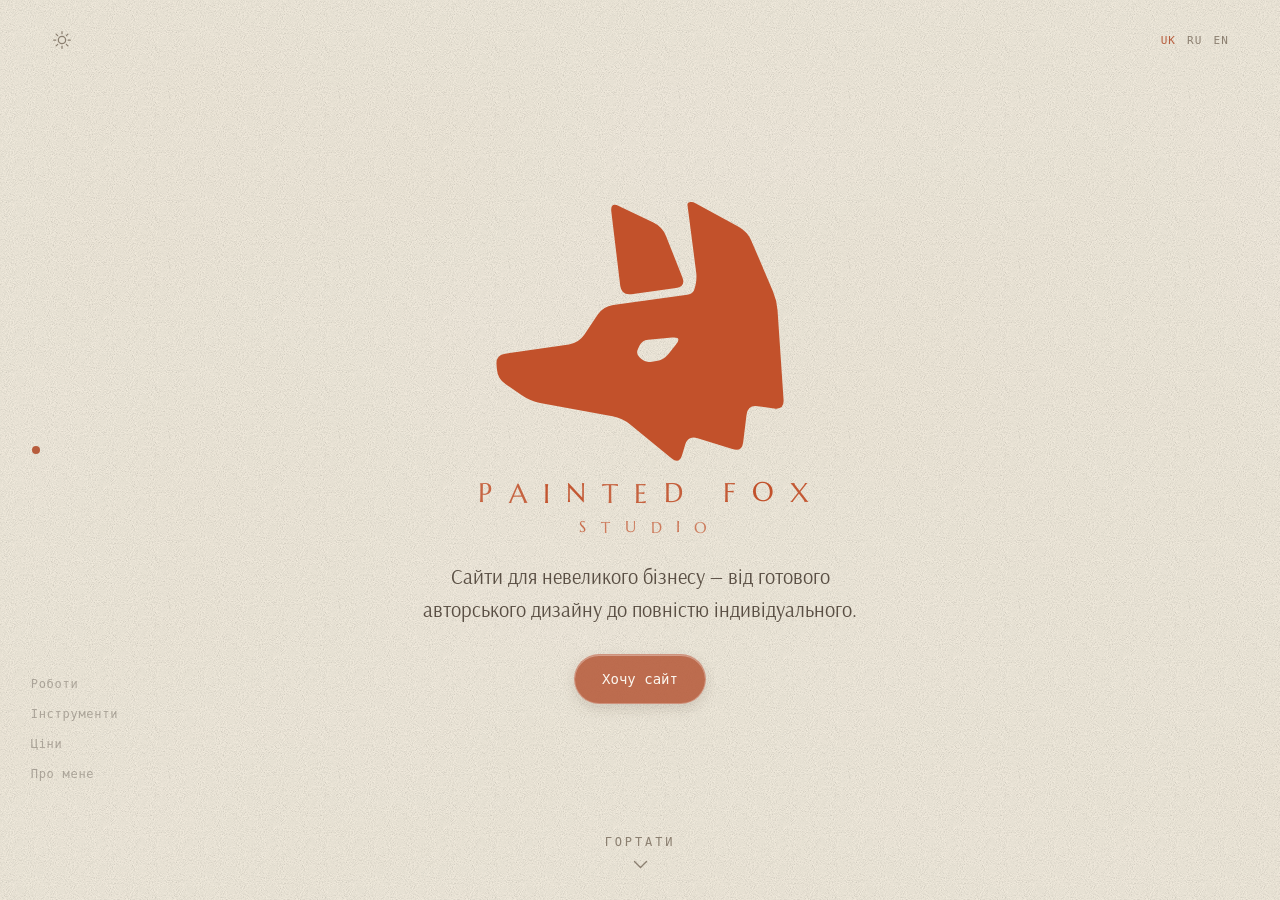
<file: index.html>
<!DOCTYPE html>
<html lang="uk" data-theme="light">
<head>
<script>
/* Text that will be animated is hidden until the scripts have split it, so it
   does not flash before the first frame. If they never arrive — opened over
   file://, a blocked module, a stale cache — the page must not stay empty:
   the mark is dropped again and everything shows as plain text.

   The theme is read here too. Applied later by a module, the first frame is
   painted in the light one, and moving between pages flashes white. */
document.documentElement.classList.add('js');
try {
  var saved = JSON.parse(localStorage.getItem('pfs.prefs') || '{}');
  if (saved.theme) document.documentElement.dataset.theme = saved.theme;
} catch (e) { /* storage unavailable: the markup's own theme stands */ }
setTimeout(function () {
  if (!document.documentElement.dataset.booted) {
    document.documentElement.classList.remove('js');
  }
}, 1500);
</script>
<meta charset="utf-8">
<meta name="viewport" content="width=device-width, initial-scale=1, viewport-fit=cover">
<title>Painted Fox Studio — сайти для невеликого бізнесу</title>
<meta name="description" content="Студія вебдизайну й розробки: сайти ручної роботи для невеликого бізнесу — від готового авторського дизайну до індивідуальної сцени. Південна Флорида.">

<link rel="canonical" href="https://paintedfox.studio/">
<link rel="icon" href="assets/logo/favicon.svg" type="image/svg+xml">

<link rel="preconnect" href="https://fonts.googleapis.com">
<link rel="preconnect" href="https://fonts.gstatic.com" crossorigin>
<link href="https://fonts.googleapis.com/css2?family=Arsenal:wght@400;700&family=Caveat:wght@400;600&family=Marcellus&family=PT+Mono&display=swap" rel="stylesheet">

<link rel="stylesheet" href="css/tokens.css">
<link rel="stylesheet" href="css/base.css">
<link rel="stylesheet" href="css/album.css">
<link rel="stylesheet" href="css/components.css">
<link rel="stylesheet" href="css/wordroll.css">
<link rel="stylesheet" href="css/rail.css">
<link rel="stylesheet" href="css/responsive.css">
</head>
<body>

<!-- Watercolour filter: displaces edges, bleeds them, then adds pigment grain. -->
<svg class="svg-defs" width="0" height="0" aria-hidden="true">
  <!-- Ragged edge for the theme flood: turbulence displaces the boundary,
       so pigment creeps into the paper instead of fading out of focus. -->
  <filter id="paintEdge" x="-12%" y="-12%" width="124%" height="124%">
    <feTurbulence type="fractalNoise" baseFrequency="0.011 0.013" numOctaves="4" seed="11" result="n"/>
    <feDisplacementMap in="SourceGraphic" in2="n" scale="34" xChannelSelector="R" yChannelSelector="G" result="d"/>
    <feGaussianBlur in="d" stdDeviation="1.2"/>
  </filter>

</svg>

<div class="paper-bg"></div>

<header>
  <button class="theme" id="theme" type="button" aria-label="Перемкнути тему">
    <svg class="sun" viewBox="0 0 24 24" fill="none" stroke="currentColor" stroke-width="1.5" stroke-linecap="round">
      <circle cx="12" cy="12" r="4.4"/>
      <path d="M12 2v2.6M12 19.4V22M2 12h2.6M19.4 12H22M4.9 4.9l1.9 1.9M17.2 17.2l1.9 1.9M19.1 4.9l-1.9 1.9M6.8 17.2l-1.9 1.9"/>
    </svg>
    <svg class="moon" viewBox="0 0 24 24" fill="none" stroke="currentColor" stroke-width="1.5" stroke-linecap="round" stroke-linejoin="round">
      <path d="M20.5 14.6A8.6 8.6 0 1 1 9.4 3.5a6.9 6.9 0 0 0 11.1 11.1z"/>
    </svg>
  </button>

  <div class="langs" id="langs">
    <button type="button" data-lang="uk" aria-pressed="true">UK</button>
    <button type="button" data-lang="ru" aria-pressed="false">RU</button>
    <button type="button" data-lang="en" aria-pressed="false">EN</button>
  </div>
</header>

<div class="book" id="book">

  <!-- the one sheet everything in the album sits on -->
  <div class="surface papered"></div>


  <!-- ─── Cover ─────────────────────────────────────────── -->
  <section class="hero woven" id="cover">
    <div class="hero-inner">
      <svg class="fox" id="fox" viewBox="0 0 208 190.3" role="img" aria-label="Painted Fox Studio">
        <path fill="currentColor" fill-rule="evenodd" d="M139.10,4.24 L138.30,4.36 Q136.70,4.60 136.91,6.20 L142.94,52.85 Q143.50,57.20 142.54,61.48 L142.06,63.62 Q141.10,67.90 136.76,68.50 L85.43,75.64 Q78.50,76.60 74.61,82.42 L65.49,96.08 Q61.60,101.90 54.67,102.91 L10.47,109.36 Q4.00,110.30 4.52,116.82 L4.78,120.08 Q5.30,126.60 10.68,130.33 L22.05,138.21 Q27.80,142.20 34.68,143.47 L84.92,152.73 Q91.80,154.00 97.21,158.44 L125.79,181.86 Q131.20,186.30 133.20,179.59 L135.30,172.51 Q137.30,165.80 143.98,167.91 L168.02,175.49 Q174.70,177.60 175.54,170.65 L177.86,151.65 Q178.70,144.70 185.63,145.69 L197.07,147.31 Q204.00,148.30 203.53,141.32 L199.37,79.38 Q198.90,72.40 196.15,65.96 L181.25,31.14 Q178.50,24.70 172.36,21.34 L142.12,4.78 Q140.70,4.00 139.10,4.24 Z M128.96,102.99 L123.73,109.61 Q120.50,113.70 115.34,114.46 L111.21,115.07 Q107.60,115.60 104.96,113.08 L103.64,111.82 Q101.00,109.30 102.59,106.01 L103.70,103.72 Q105.50,100.00 109.62,99.63 L126.33,98.13 Q133.30,97.50 128.96,102.99 Z M84.13,10.95 L90.27,62.05 Q91.10,69.00 98.04,68.06 L128.96,63.84 Q135.90,62.90 133.34,56.39 L122.16,28.01 Q119.60,21.50 113.29,18.46 L89.61,7.04 Q83.30,4.00 84.13,10.95 Z"/>
        <!-- The clip is a touch larger than the eye itself: cut exactly on the
             outline, the anti-aliased edges of lid and mark leave a bright
             hairline between them. -->
        <clipPath id="eyeClip">
          <path d="M128.96,102.99 L123.73,109.61 Q120.50,113.70 115.34,114.46 L111.21,115.07 Q107.60,115.60 104.96,113.08 L103.64,111.82 Q101.00,109.30 102.59,106.01 L103.70,103.72 Q105.50,100.00 109.62,99.63 L126.33,98.13 Q133.30,97.50 128.96,102.99 Z"
                transform="translate(117.15 106.55) scale(1.09) translate(-117.15 -106.55)"/>
        </clipPath>
        <g clip-path="url(#eyeClip)">
          <rect class="lid lid-top" x="96" y="85"    width="44" height="22.5" fill="currentColor"/>
          <rect class="lid lid-bot" x="96" y="105.5" width="44" height="23"   fill="currentColor"/>
        </g>
      </svg>

      <h1 class="wordmark type">
        <span class="wm-1" data-tw>PAINTED FOX</span>
        <span class="wm-2" data-tw>STUDIO</span>
      </h1>

      <p class="lede" data-i="intro" data-dust>Сайти для невеликого бізнесу — від готового авторського дизайну до повністю індивідуального.</p>

      <div class="btns btns-centred">
        <a class="btn" href="pricing.html" data-i="heroCta">Хочу сайт</a>
      </div>
    </div>

    <div class="hero-hint">
      <span class="label" data-i="scroll" data-dust>ГОРТАТИ</span>
      <svg viewBox="0 0 15 10" fill="none" stroke="currentColor" stroke-width="1.4" stroke-linecap="round">
        <path d="M1.5 1.5 L7.5 7.5 L13.5 1.5"/>
      </svg>
    </div>
  </section>

  <!-- ─── 1 · Work ──────────────────────────────────────── -->
  <section class="page" data-page="1">
    <div class="page-inner two">
      <div>
        <h2 class="type"><span class="hb" data-i="p1h">Роботи</span><span class="hx" data-i="p1x"></span></h2>
        <p class="lede" data-i="p1p" data-dust>Проєкти різного масштабу — від готового авторського дизайну до повністю індивідуальної сцени.</p>
      </div>

      <div class="works-row">
        <a class="polaroid" href="https://tetiana-zavialova.com" target="_blank" rel="noopener">
          <span class="shot">
            <img src="assets/shots/zavialova.jpg" alt="" loading="lazy" decoding="async" width="640" height="400">
          </span>
          <span class="cap" data-i="cap1">Tetiana Zavialova</span>
        </a>

        <a class="polaroid" href="https://anna-gura.github.io/Transition-Point" target="_blank" rel="noopener">
          <span class="shot">
            <img src="assets/shots/transition-point.jpg" alt="" loading="lazy" decoding="async" width="640" height="400">
          </span>
          <span class="cap" data-i="cap2">Точка переходу</span>
        </a>
      </div>
    </div>
  </section>

  <!-- ─── 2 · Tools ─────────────────────────────────────── -->
  <section class="page" data-page="2">
    <div class="page-inner two">
      <div>
        <h2 class="type"><span class="hb" data-i="p2h">Інструменти</span><span class="hx" data-i="p2x"> безкоштовні</span></h2>
      </div>

      <div>
        <p class="lede" data-i="p2p" data-dust>Усе, що я роблю не для одного клієнта, а для всіх, віддаю безкоштовно й з відкритим кодом. Так з'явилася Mirra, так буде далі.</p>

        <div class="works-row side-note">
          <div class="sticker-wrap">
            <div class="sticker">
              <p class="hand" data-i="note1">Індивідуально — платно.</p>
              <p class="hand" data-i="note2">Інструменти — подарунок.</p>
            </div>
            <span class="curl"></span>
          </div>

          <div class="works-cta">
            <a class="btn ghost" href="https://mirra.day" data-i="freebie">Халява →</a>
          </div>
        </div>
      </div>
    </div>
  </section>

  <!-- ─── 3 · Pricing ───────────────────────────────────── -->
  <section class="page" data-page="3">
    <div class="page-inner two">
      <div>
        <h2 class="type"><span class="hb" data-i="p3h">Ціни</span><span class="hx" data-i="p3x"> фіксовані</span></h2>
      </div>

      <div>
        <p class="lede" data-i="p3p" data-dust>Суму називаю до старту, після короткого брифа. Якщо я не вклалася в оцінку — це мій ризик, не ваш. Мінімальний проєкт — від $500.</p>
        <div class="btns">
          <a class="btn" href="pricing.html" data-i="cta1">Порахувати бюджет</a>
        </div>
      </div>
    </div>
  </section>

  <!-- ─── 4 · About ─────────────────────────────────────── -->
  <section class="page" data-page="4">
    <div class="page-inner two">
      <div>
        <h2 class="type"><span class="hb" data-i="p4h">Про мене</span><span class="hx" data-i="p4x"></span></h2>
      </div>

      <div>
        <p class="lede" data-i="p4p" data-dust>Мене звати Анна. Навчаюся на кібербезпеку й люблю речі, в яких відчувається рука автора.</p>
        <p class="lede" data-i="p4p2" data-dust>Лис — з Франка, з місця, де я виросла. Фарбований тому, що змінює стиль, залишаючись собою.</p>
        <div class="btns">
          <a class="btn ghost" href="https://t.me/AnnGura" data-i="cta2">Написати мені</a>
        </div>
      </div>
    </div>
  </section>

</div>

<div class="rail" id="rail">
  <div class="zone top" id="zoneTop"></div>
  <span class="rail-dot" id="railDot" aria-hidden="true"></span>
  <div class="zone bottom" id="zoneBottom"></div>
</div>

<script type="module" src="js/main.js"></script>
</body>
</html>
</file>
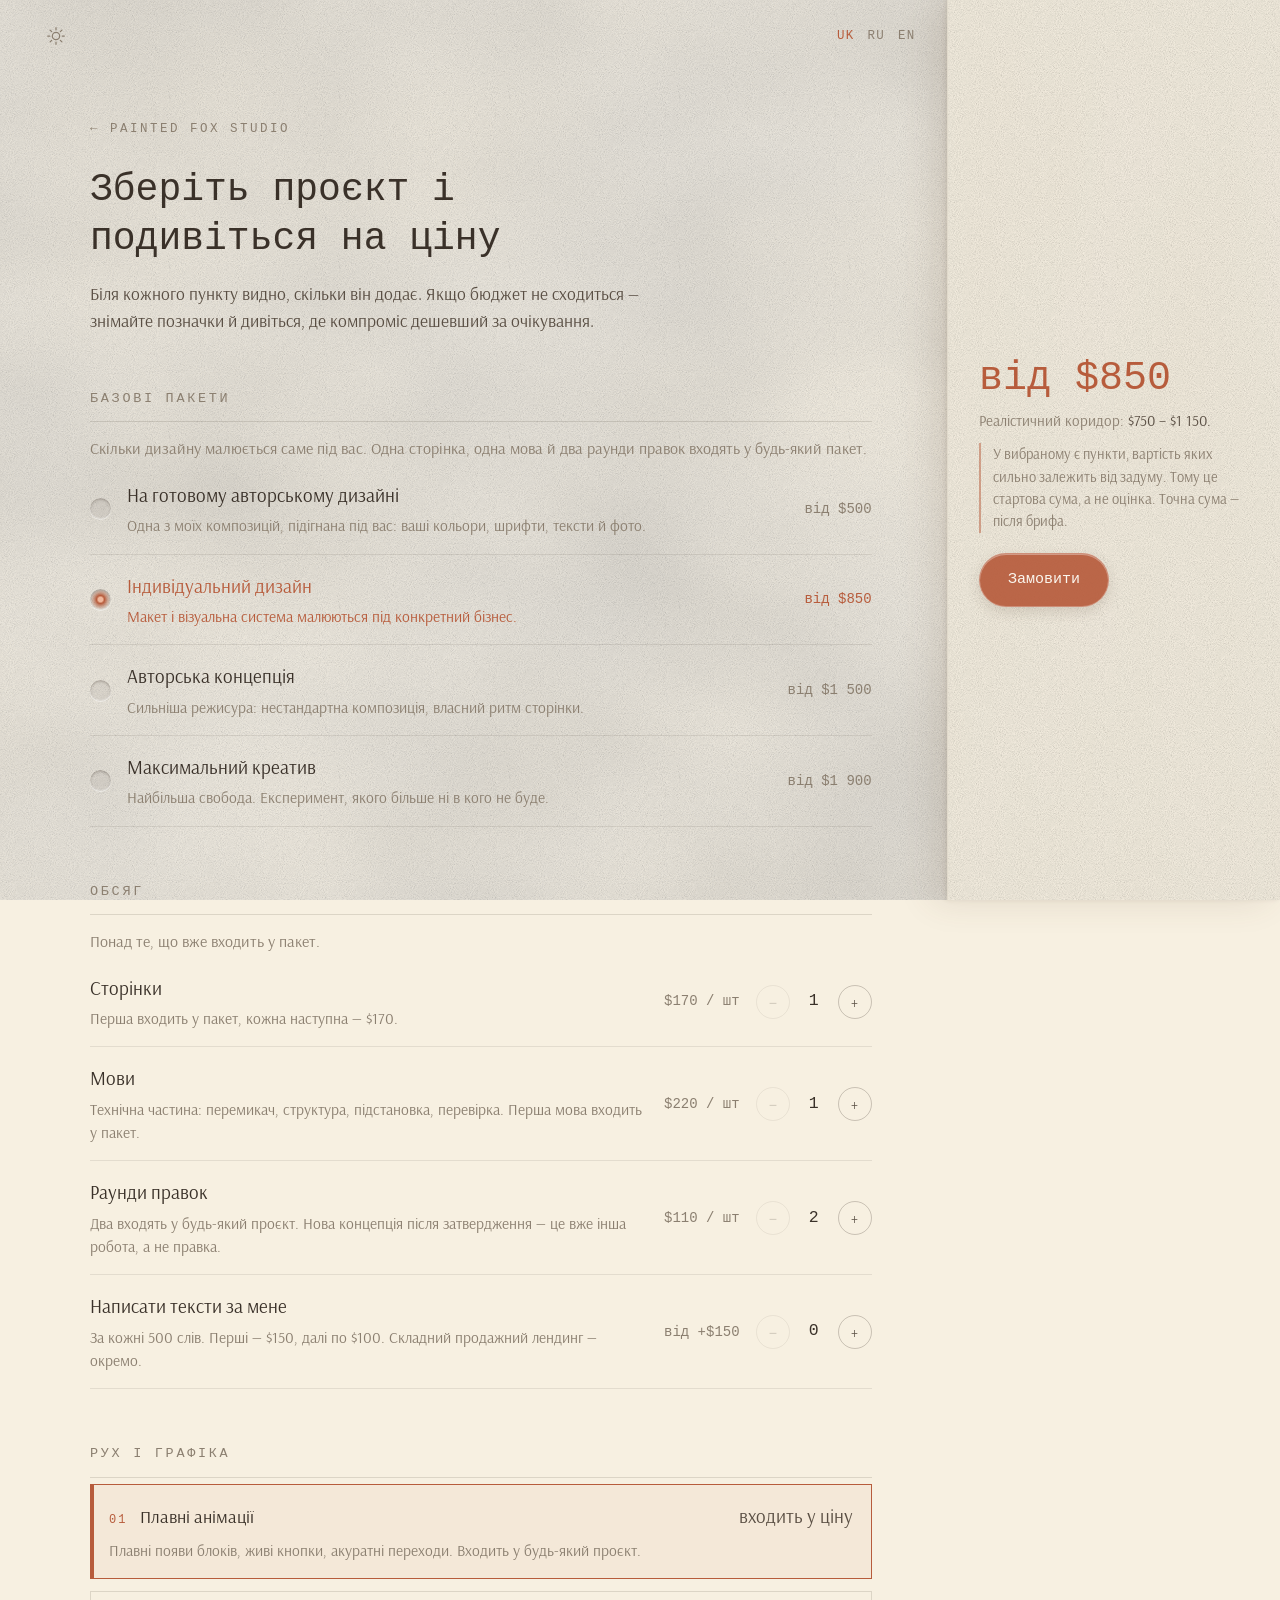
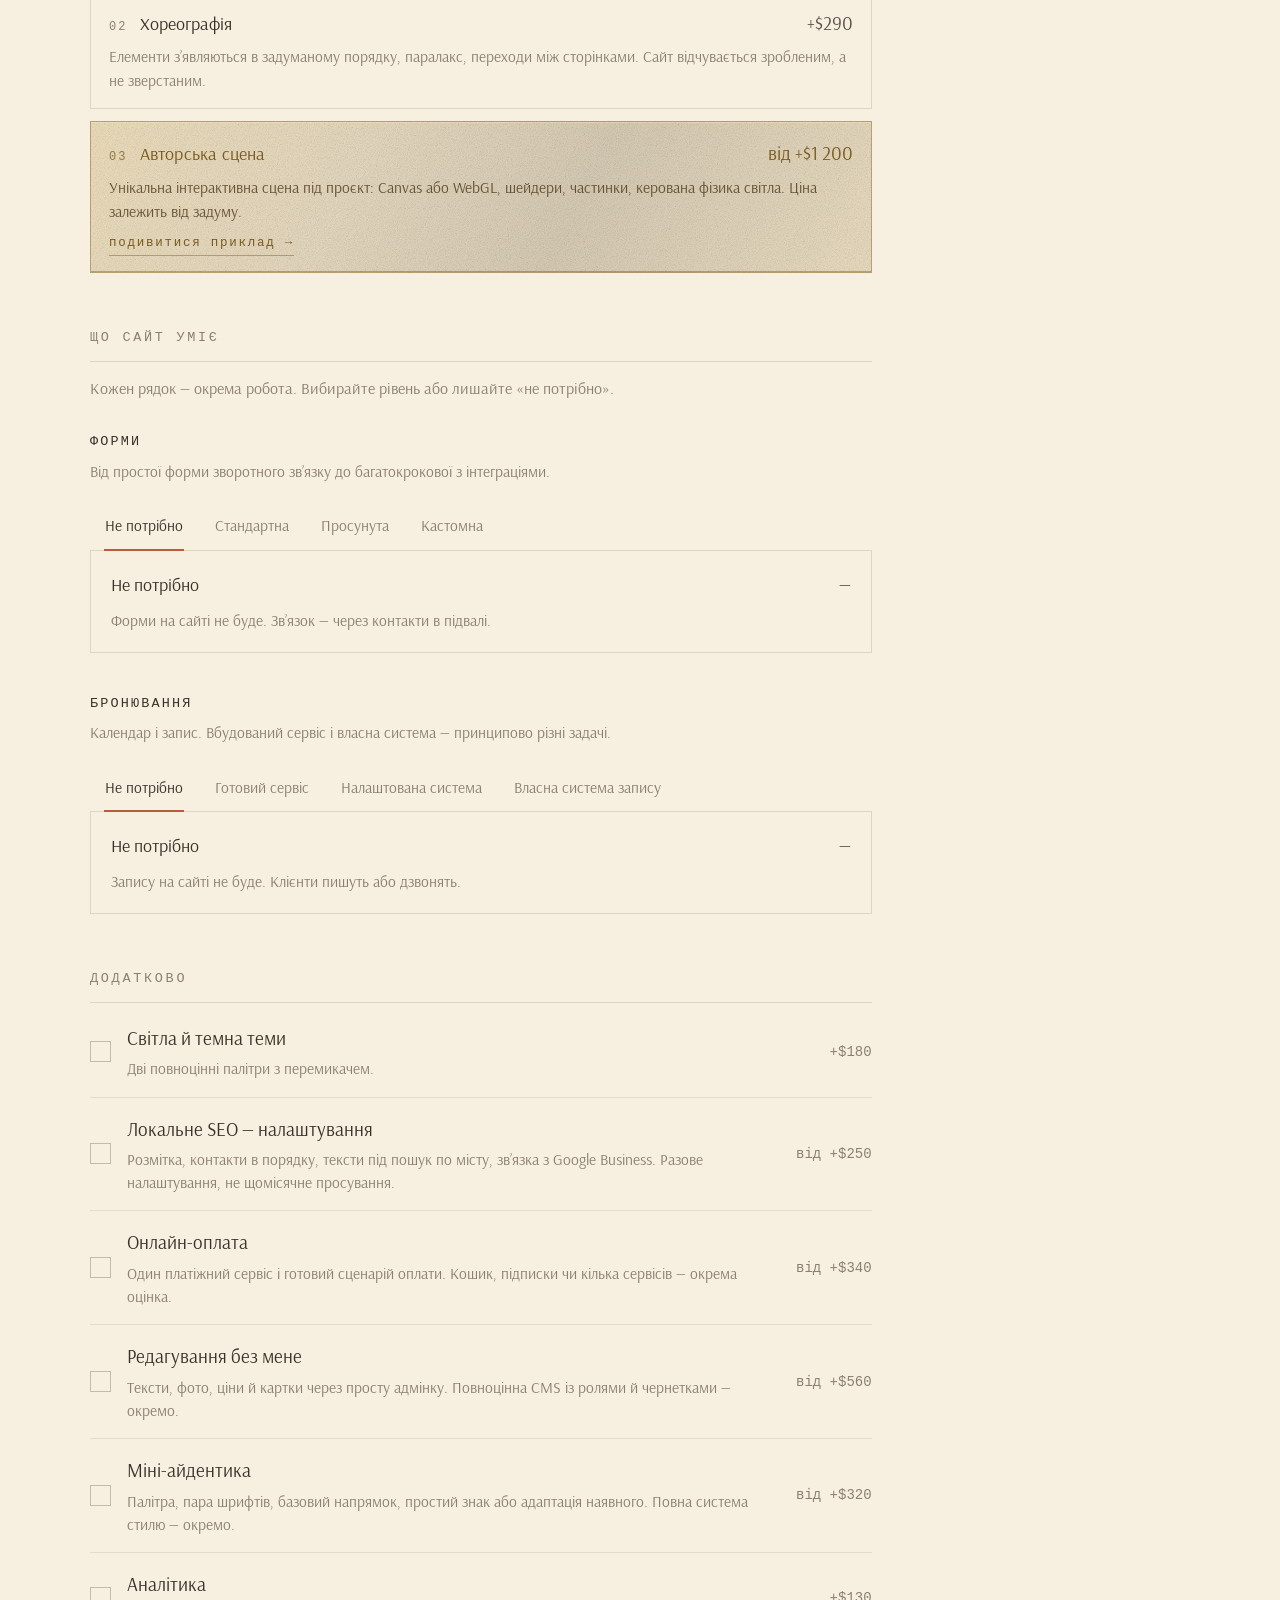
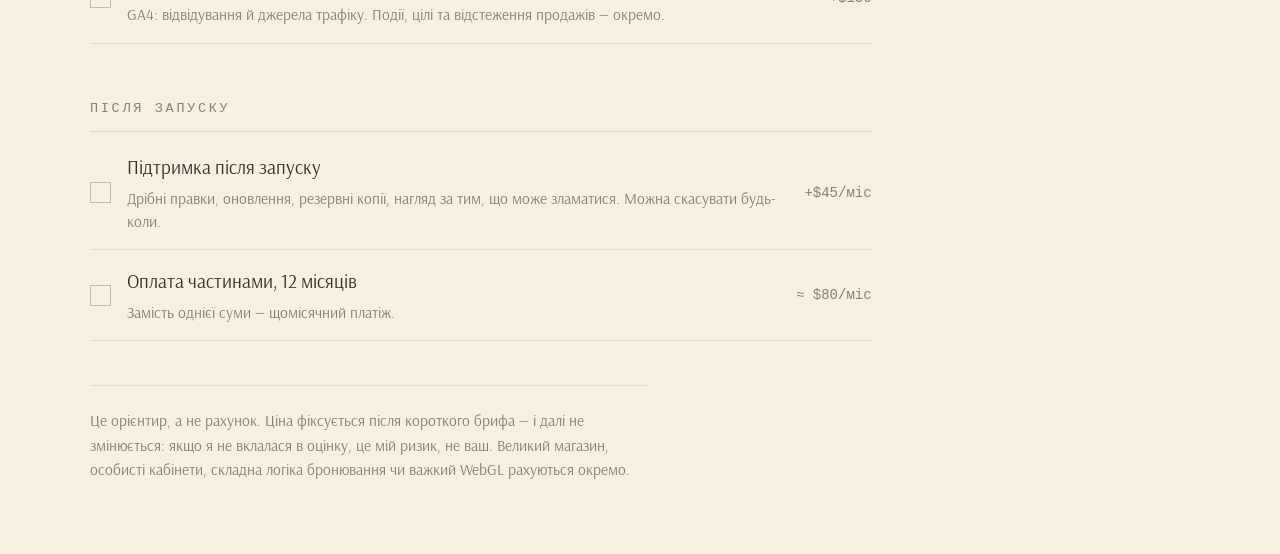
<file: pricing.html>
<!DOCTYPE html>
<html lang="uk" data-theme="light">
<head>
<script>
/* Text that will be animated is hidden until the scripts have split it, so it
   does not flash before the first frame. If they never arrive — opened over
   file://, a blocked module, a stale cache — the page must not stay empty:
   the mark is dropped again and everything shows as plain text.

   The theme is read here too. Applied later by a module, the first frame is
   painted in the light one, and moving between pages flashes white. */
document.documentElement.classList.add('js');
try {
  var saved = JSON.parse(localStorage.getItem('pfs.prefs') || '{}');
  if (saved.theme) document.documentElement.dataset.theme = saved.theme;
} catch (e) { /* storage unavailable: the markup's own theme stands */ }
setTimeout(function () {
  if (!document.documentElement.dataset.booted) {
    document.documentElement.classList.remove('js');
  }
}, 1500);
</script>
<meta charset="utf-8">
<meta name="viewport" content="width=device-width, initial-scale=1, viewport-fit=cover">
<title>Painted Fox Studio — зберіть свій проєкт</title>
<meta name="description" content="Скільки коштує сайт: зберіть проєкт у конструкторі й подивіться, з чого складається ціна. Painted Fox Studio.">

<link rel="canonical" href="https://paintedfox.studio/pricing.html">
<link rel="icon" href="assets/logo/favicon.svg" type="image/svg+xml">

<link rel="preconnect" href="https://fonts.googleapis.com">
<link rel="preconnect" href="https://fonts.gstatic.com" crossorigin>
<link href="https://fonts.googleapis.com/css2?family=Arsenal:wght@400;700&family=PT+Mono&display=swap" rel="stylesheet">

<link rel="stylesheet" href="css/tokens.css">
<link rel="stylesheet" href="css/base.css">
<link rel="stylesheet" href="css/pricing.css">
<link rel="stylesheet" href="css/wordroll.css">
</head>
<body class="papered">

<svg class="svg-defs" width="0" height="0" aria-hidden="true">
  <filter id="paintEdge" x="-12%" y="-12%" width="124%" height="124%">
    <feTurbulence type="fractalNoise" baseFrequency="0.011 0.013" numOctaves="4" seed="11" result="n"/>
    <feDisplacementMap in="SourceGraphic" in2="n" scale="34" xChannelSelector="R" yChannelSelector="G" result="d"/>
    <feGaussianBlur in="d" stdDeviation="1.2"/>
  </filter>
</svg>

<div class="paper-bg"></div>

<header>
  <button class="theme" id="theme" type="button" aria-label="Перемкнути тему">
    <svg class="sun" viewBox="0 0 24 24" fill="none" stroke="currentColor" stroke-width="1.5" stroke-linecap="round">
      <circle cx="12" cy="12" r="4.4"/>
      <path d="M12 2v2.6M12 19.4V22M2 12h2.6M19.4 12H22M4.9 4.9l1.9 1.9M17.2 17.2l1.9 1.9M19.1 4.9l-1.9 1.9M6.8 17.2l-1.9 1.9"/>
    </svg>
    <svg class="moon" viewBox="0 0 24 24" fill="none" stroke="currentColor" stroke-width="1.5" stroke-linecap="round" stroke-linejoin="round">
      <path d="M20.5 14.6A8.6 8.6 0 1 1 9.4 3.5a6.9 6.9 0 0 0 11.1 11.1z"/>
    </svg>
  </button>

  <div class="langs" id="langs">
    <button type="button" data-lang="uk" aria-pressed="true">UK</button>
    <button type="button" data-lang="ru" aria-pressed="false">RU</button>
    <button type="button" data-lang="en" aria-pressed="false">EN</button>
  </div>
</header>

<div class="wrap">

  <p class="eyebrow"><a class="back" href="index.html" data-i="back">← Painted Fox Studio</a></p>
  <h1 data-i="title">Зберіть проєкт і подивіться на ціну</h1>
  <p class="lede" data-i="lede" data-dust>Біля кожного пункту видно, скільки він додає. Якщо бюджет не сходиться — знімайте позначки й дивіться, де компроміс дешевший за очікування.</p>

  <div class="desk">

    <div class="builder">
      <h2 data-i="hBase">Базові пакети</h2>
      <p class="hint" data-i="hBaseHint">Скільки дизайну малюється саме під вас. Одна сторінка, одна мова й два раунди правок входять у будь-який пакет.</p>
      <div id="bases"></div>

      <h2 data-i="hScope">Обсяг</h2>
      <p class="hint" data-i="hScopeHint">Понад те, що вже входить у пакет.</p>
      <div id="counts"></div>

      <h2 data-i="hMotion">Рух і графіка</h2>
      <div class="steps" id="motion"></div>

      <h2 data-i="hGroups">Що сайт уміє</h2>
      <p class="hint" data-i="hGroupsHint">Кожен рядок — окрема робота. Вибирайте рівень або лишайте «не потрібно».</p>
      <div id="groups"></div>

      <h2 data-i="hExtras">Додатково</h2>
      <div id="extras"></div>

      <h2 data-i="hAfter">Після запуску</h2>
      <div id="after"></div>

      <p class="note" data-i="note" data-dust>Це орієнтир, а не рахунок. Ціна фіксується після короткого брифа — і далі не змінюється: якщо я не вклалася в оцінку, це мій ризик, не ваш. Великий магазин, особисті кабінети, складна логіка бронювання чи важкий WebGL рахуються окремо.</p>
    </div>

    <aside class="summary woven">
      <div class="summary-inner">
        <div class="total">
          <b id="big">≈ $950</b>
          <i id="addon"></i>
        </div>
        <p class="range"><span id="rangeLead"></span> <em id="rangeNums"></em></p>
        <p class="open-note" id="openNote" hidden></p>
        <a class="btn order" id="order" href="https://t.me/AnnGura" data-i="order">Замовити</a>
      </div>
    </aside>

  </div>
</div>

<script type="module" src="js/pricing.js"></script>
</body>
</html>
</file>
<file: css/tokens.css>
/* Design tokens. Light theme is warm paper, dark theme is charcoal paper. */
:root{
  --paper:#F7F0E1;
  --paper-2:#EFE5D2;
  --ink:#3A3129;          /* typewriter ink: warm, never pure black */
  --ink-soft:#5A4F44;
  --pencil:#8B7F70;
  --wash-warm:#C2714A;    /* watercolour washes */
  --wash-cool:#6E8CA0;
  --wash-olive:#93986A;
  --accent:#B75C3C;
  --brand:#C2512B;
  --accent-rgb:183,92,60;
  --ink-rgb:58,49,41;
  --grain:.5;
  --tone:.42;
  --sheen:rgba(255,255,255,.4);
}

[data-theme="dark"]{
  --paper:#211E1A;
  --paper-2:#191614;
  --ink:#EDE4D4;
  --ink-soft:rgba(237,228,212,.82);
  --pencil:rgba(237,228,212,.5);
  --wash-warm:#8A4B32;
  --wash-cool:#3E5567;
  --wash-olive:#5A5E3E;
  --accent:#D0805A;
  --brand:#D9754C;
  --accent-rgb:208,128,90;
  --ink-rgb:237,228,212;
  --grain:.22;
  --tone:.3;
  --sheen:rgba(255,248,236,.05);
}

*{margin:0;padding:0;box-sizing:border-box}

html,body{height:100%}

body{
  background:var(--paper);
  color:var(--ink-soft);
  font-family:"Arsenal",system-ui,sans-serif;
  font-size:19px;line-height:1.6;
  -webkit-font-smoothing:antialiased;
  overflow:hidden;
  transition:background .6s ease,color .6s ease;
}
</file>
<file: css/base.css>
/* Paper surfaces.

   The texture is mixed INSIDE each surface rather than laid over the whole
   screen. A full-screen blend layer tints every object on the page and, worse,
   makes the browser blend against an unprepared backdrop while a page is
   animating — which shows up as a white flash mid-turn. */

.paper-bg{
  position:fixed;inset:0;z-index:0;pointer-events:none;
  background:
    radial-gradient(130% 100% at 16% -14%, var(--sheen) 0%, rgba(255,255,255,0) 56%),
    radial-gradient(100% 80% at 90% 112%, var(--paper-2) 0%, rgba(0,0,0,0) 60%);
}
/* Neither pool of light survives on charcoal paper: both stop looking like
   light falling across a sheet and start looking like dirt on it. The dark
   surface is carried by its grain alone. */
[data-theme="dark"] .paper-bg{background:none}

/* Two surfaces, both built the same way: fibre painted into the element
   itself rather than laid over the screen.

   .papered  plain paper — pages, body copy
   .woven    cloth — the cover and the price panel, where the surface is
             meant to be felt rather than read through */

.papered,.woven{position:relative;isolation:isolate;background:var(--paper)}
.papered > *,.woven > *{position:relative;z-index:2}

.papered::before,.papered::after,
.woven::before,.woven::after{
  content:"";position:absolute;inset:0;z-index:0;pointer-events:none;
}

/* fibre, shared */
.papered::after,.woven::after{
  background-image:
    url("data:image/svg+xml,%3Csvg xmlns='http://www.w3.org/2000/svg' width='170' height='170'%3E%3Cfilter id='a'%3E%3CfeTurbulence type='fractalNoise' baseFrequency='1.05' numOctaves='3' stitchTiles='stitch'/%3E%3CfeColorMatrix type='saturate' values='0'/%3E%3C/filter%3E%3Crect width='170' height='170' filter='url(%23a)'/%3E%3C/svg%3E");
  background-size:170px 170px;
  mix-blend-mode:multiply;opacity:var(--grain);
}
[data-theme="dark"] .papered::after,
[data-theme="dark"] .woven::after{mix-blend-mode:screen;opacity:calc(var(--grain) * .7)}

/* uneven tone of a sheet */
.papered::before{
  background-image:
    url("data:image/svg+xml,%3Csvg xmlns='http://www.w3.org/2000/svg' width='900' height='900'%3E%3Cfilter id='t'%3E%3CfeTurbulence type='fractalNoise' baseFrequency='0.0035' numOctaves='3' stitchTiles='stitch'/%3E%3CfeColorMatrix type='saturate' values='0'/%3E%3C/filter%3E%3Crect width='900' height='900' filter='url(%23t)'/%3E%3C/svg%3E");
  /* stretched, not tiled: a 900px tile repeats and the join shows up as a
     seam down the middle of a wide screen */
  background-size:100% 100%;
  background-repeat:no-repeat;
  mix-blend-mode:soft-light;opacity:var(--tone);
}
/* The large-scale tone is stretched across the whole surface, so its noise
   has one broad light area — on a light sheet that is unevenness, on a dark
   one it is a smudge. Dark paper keeps its grain and nothing else. */
[data-theme="dark"] .papered::before{background-image:none}

/* two perpendicular threads plus slack in the weave */
.woven::before{
  background-image:
    repeating-linear-gradient(90deg,
      rgba(0,0,0,.06) 0 1px, rgba(255,255,255,.05) 1px 2px, rgba(0,0,0,0) 2px 4px),
    repeating-linear-gradient(0deg,
      rgba(0,0,0,.055) 0 1px, rgba(255,255,255,.045) 1px 2px, rgba(0,0,0,0) 2px 4px),
    url("data:image/svg+xml,%3Csvg xmlns='http://www.w3.org/2000/svg' width='900' height='900'%3E%3Cfilter id='t2'%3E%3CfeTurbulence type='fractalNoise' baseFrequency='0.0035' numOctaves='3' stitchTiles='stitch'/%3E%3CfeColorMatrix type='saturate' values='0'/%3E%3C/filter%3E%3Crect width='900' height='900' filter='url(%23t2)'/%3E%3C/svg%3E");
  background-size:4px 4px, 4px 4px, 100% 100%;
  background-repeat:repeat, repeat, no-repeat;
  mix-blend-mode:soft-light;opacity:var(--tone);
}
/* Cloth keeps its threads in the dark; only the broad tone goes. */
[data-theme="dark"] .woven::before{
  background-image:
    repeating-linear-gradient(90deg,
      rgba(0,0,0,.06) 0 1px, rgba(255,255,255,.05) 1px 2px, rgba(0,0,0,0) 2px 4px),
    repeating-linear-gradient(0deg,
      rgba(0,0,0,.055) 0 1px, rgba(255,255,255,.045) 1px 2px, rgba(0,0,0,0) 2px 4px);
  background-size:4px 4px, 4px 4px;
  mix-blend-mode:overlay;
  opacity:calc(var(--tone) * .8);
}

/* Typewriter lettering: PT Mono with per-character jitter applied in JS. */
.type{
  font-family:"PT Mono","JetBrains Mono",monospace;
  color:var(--ink);
  letter-spacing:.01em;
}
/* Uneven strike: every glyph sits a little differently. */
.type span{display:inline-block;white-space:pre}

h1.type{
  font-size:clamp(26px,4.9vw,47px);
  line-height:1.3;font-weight:400;
}
h2.type{
  font-size:clamp(21px,3.4vw,31px);
  line-height:1.35;font-weight:400;margin-bottom:20px;
}
.label{
  font-family:"PT Mono",monospace;
  font-size:12px;letter-spacing:.24em;text-transform:uppercase;
  color:var(--pencil);
}
.lede + .lede{margin-top:14px}
.lede{max-width:56ch;font-size:clamp(17.5px,2.1vw,20.5px)}
.hand{font-family:"Caveat",cursive;font-size:24px;line-height:1.28}


/* Wordmark: a roman capital face in the brand terracotta, set wide.
   It reads as a signature next to the typewriter body copy. */
.wordmark{
  font-family:"Marcellus","Cormorant Garamond",Georgia,serif !important;
  color:var(--brand) !important;
}
.wordmark .wm-2{opacity:.82}

/* The fox blinks. Two lids slide towards each other and meet at the middle
   of the eye, which is how an eye actually closes — scaling one shape from
   its centre opens outwards instead. */
.fox .lid{fill:currentColor}
.fox .lid-top{transform:translateY(-20px)}
.fox .lid-bot{transform:translateY(20px)}
.fox.blink .lid-top{animation:lid-top .3s ease-in-out}
.fox.blink .lid-bot{animation:lid-bot .3s ease-in-out}
@keyframes lid-top{
  0%{transform:translateY(-20px)}
  46%{transform:translateY(0)}
  100%{transform:translateY(-20px)}
}
@keyframes lid-bot{
  0%{transform:translateY(20px)}
  46%{transform:translateY(0)}
  100%{transform:translateY(20px)}
}


/* Holder for SVG filter definitions: present in the document, never drawn. */
.svg-defs{position:absolute}


/* Mobile browsers paint a blue wash over anything tapped, and on a switch
   that is already animating it reads as the text being selected. */
button, a, .tick, .polaroid, .langs, .theme{
  -webkit-tap-highlight-color:transparent;
}
button, .tick, .langs, .theme{
  -webkit-user-select:none;
  user-select:none;
}
</file>
<file: css/album.css>
/* The album: pages are stacked and turn one at a time, bottom to top. */
/* Album gutter: paper falls into shadow near the spine. */
.book::before{
  content:"";position:absolute;left:0;top:0;bottom:0;width:130px;
  z-index:0;pointer-events:none;
  background:linear-gradient(90deg,
    rgba(90,70,48,.16) 0%,
    rgba(90,70,48,.06) 34%,
    rgba(90,70,48,0) 100%);
}
/* On charcoal paper the gutter has nothing to fall into: it reads as a
   smudge rather than a fold, so there is none. */
[data-theme="dark"] .book::before{background:none}

/* The surface is a layer of its own rather than a class on .book: the album
   already uses its own ::before for the gutter, and that rule would confine
   the texture to its box. */
.surface{position:absolute;inset:0;z-index:0;pointer-events:none}

.book{
  position:relative;z-index:2;
  height:100svh;min-height:540px;
  overflow:hidden;
  padding-top:env(safe-area-inset-top,0px);
  padding-bottom:env(safe-area-inset-bottom,0px);
}

/* Pages carry no surface of their own. The album underneath is the one sheet
   everything sits on, so turning a page never changes the background —
   only the text on it. */
.page{
  position:absolute;inset:0;
  background:none;
  display:grid;place-items:center;
  padding:clamp(56px,9vw,90px) clamp(26px,6vw,90px)
          clamp(56px,9vw,90px) clamp(96px,13vw,230px);
  /* Pages do not slide. Turning one is a change of text: the old copy
     disperses and the new copy gathers in the same place. */
  opacity:0;visibility:hidden;
  transition:opacity .4s ease, visibility 0s .4s;
  pointer-events:none;
}

/* Content sits in its own layer above the page box. Without an explicit
   stacking position, links inside the column have been landing under it. */
.page-inner{position:relative;z-index:4}

.page.current{
  opacity:1;visibility:visible;pointer-events:auto;
  transition:opacity .3s ease, visibility 0s;
}
/* The page that is leaving waits while its text disperses, and only then
   fades. Cutting it sooner truncates the animation, which reads as the text
   simply vanishing. */
.page.past{
  opacity:0;visibility:hidden;
  transition:opacity .45s ease .55s, visibility 0s 1s;
}

.page-inner{width:100%;max-width:960px}

/* Cover screen. Slides up like a curtain on the first page turn. */
.hero{
  position:absolute;inset:0;z-index:20;
  display:grid;place-items:center;
  background:var(--paper);
  transition:transform 1.25s cubic-bezier(.62,0,.14,1);
  will-change:transform;
  padding:clamp(40px,8vw,80px) clamp(52px,9vw,150px);
}
.hero.up{transform:translate3d(0,-100%,0)}

.hero-inner{
  text-align:center;position:relative;z-index:3;
  width:100%;max-width:min(520px,100%);margin-inline:auto;
}

.fox{
  width:clamp(150px,44vw,300px);max-width:100%;height:auto;
  margin:0 auto 6px;display:block;
  color:var(--brand);
}

.wordmark{
  font-family:"PT Mono",monospace;
  font-size:27px;              /* upper bound; JS shrinks it to fit */
  letter-spacing:.3em;text-indent:.3em;
  color:var(--ink);margin-top:6px;
  display:block;width:100%;
  overflow:visible;
}
.wordmark > span{display:block;white-space:nowrap}
.wm-2{
  font-size:.58em;
  letter-spacing:.46em;text-indent:.46em;
  margin-top:.42em;
  opacity:.88;
}
.hero .lede{margin:22px auto 0;max-width:min(38ch,100%)}

.hero-hint{
  position:absolute;left:0;right:0;bottom:calc(30px + env(safe-area-inset-bottom,0px));
  display:grid;justify-items:center;gap:8px;
  color:var(--pencil);z-index:3;
}
.hero-hint svg{width:15px;height:10px;animation:nudge 2.6s ease-in-out infinite}
@keyframes nudge{0%,100%{transform:translateY(0);opacity:.5}50%{transform:translateY(5px);opacity:1}}



/* The mark ships with its own terracotta; on charcoal paper it needs a lift. */
[data-theme="dark"] .fox{filter:brightness(1.22) saturate(.92)}
</file>
<file: css/components.css>
/* Header: theme switch on the left, languages on the right. */
header{
  position:absolute;top:0;left:0;right:0;z-index:40;
  display:flex;align-items:center;justify-content:space-between;
  gap:16px;padding:calc(24px + env(safe-area-inset-top,0px)) clamp(18px,4vw,46px) 0;
}

.langs{display:flex;gap:1px}
.langs button{
  background:none;border:none;cursor:pointer;
  font-family:"PT Mono",monospace;font-size:11px;letter-spacing:.1em;
  color:var(--pencil);padding:5px;transition:color .2s ease;
}
.langs button[aria-pressed="true"]{color:var(--accent)}
.theme{
  background:none;border:none;cursor:pointer;padding:0;
  width:32px;height:32px;display:grid;place-items:center;color:var(--pencil);
  transition:color .25s ease,transform .5s ease;
}
.theme:hover{color:var(--accent);transform:rotate(16deg)}
.theme svg{width:20px;height:20px}
.theme .moon{display:none}
[data-theme="dark"] .theme .sun{display:none}
[data-theme="dark"] .theme .moon{display:block}

/* Physical objects lying on the paper: photo prints and sticky notes. */
/* A print lying on the paper. It is a link: the whole card is the target. */
.polaroid{
  --lift:8px;
  display:block;text-decoration:none;color:inherit;
  background:#FBF7EE;padding:9px 9px 32px;
  width:min(210px,52vw);
  transform:rotate(-1.6deg);
  transition:transform .35s cubic-bezier(.34,1.3,.5,1), box-shadow .35s ease;
  box-shadow:
    calc(var(--lift) * .5) calc(var(--lift) * .8) calc(var(--lift) * .6) rgba(90,70,48,.26),
    calc(var(--lift) * 1.6) calc(var(--lift) * 2.4) calc(var(--lift) * 3) rgba(90,70,48,.16);
}
.polaroid:nth-of-type(2){transform:rotate(1.4deg)}

/* A print does not change colour when the light does: the frame stays paper
   white in both themes. Only the shadow follows the surface it lies on. */
[data-theme="dark"] .polaroid{
  box-shadow:
    calc(var(--lift) * .5) calc(var(--lift) * .8) calc(var(--lift) * .6) rgba(0,0,0,.6),
    calc(var(--lift) * 1.6) calc(var(--lift) * 2.4) calc(var(--lift) * 3) rgba(0,0,0,.42);
}

.polaroid:hover,
.polaroid:focus-visible{
  --lift:13px;
  transform:rotate(-1deg) translateY(-4px) scale(1.02);
}
.polaroid:nth-of-type(2):hover,
.polaroid:nth-of-type(2):focus-visible{transform:rotate(.9deg) translateY(-4px) scale(1.02)}
.polaroid:focus-visible{outline:2px solid var(--accent);outline-offset:5px}

.polaroid .shot{
  display:block;aspect-ratio:16/10;
  background:var(--paper-2);
  position:relative;overflow:hidden;
}
.polaroid .shot img{
  display:block;width:100%;height:100%;
  object-fit:cover;
}
.polaroid .cap{
  display:block;
  font-family:"Caveat",cursive;font-size:19px;color:#5A4F44;
  text-align:center;margin-top:12px;
}

.sticker-wrap{
  --curl:24px;position:relative;width:fit-content;max-width:min(300px,100%);
  transform:rotate(-2deg);
  filter:drop-shadow(2px 3px 2px rgba(90,70,48,.3)) drop-shadow(7px 10px 9px rgba(90,70,48,.16));
}
.sticker{
  position:relative;padding:16px 14px 20px;
  background:#E7D8B8;color:#4A4035;
  clip-path:polygon(0 0,100% 0,100% calc(100% - var(--curl)),calc(100% - var(--curl)) 100%,0 100%);
}
.curl{
  position:absolute;right:0;bottom:0;width:var(--curl);height:var(--curl);
  clip-path:polygon(100% 0,100% 100%,0 100%);
  background:linear-gradient(315deg,#F4E9D2 0%,#DCCBA8 52%,#BFAC86 100%);
  box-shadow:-2px -2px 5px rgba(0,0,0,.2);
}
.sticker .hand{font-size:17px;white-space:nowrap}
.sticker .hand + .hand{margin-top:2px}

/* Page layouts and buttons. */
.two{
  display:grid;
  grid-template-columns:minmax(200px,.8fr) 1.4fr;
  gap:clamp(26px,5vw,64px);align-items:start;
}
.two > *{min-width:0}
.side-note{margin-top:26px}

/* Narrow: stacked. Once there is room: a row with the button on the right. */
.works-row{display:block;width:100%;position:relative;z-index:4}
.works-row > .polaroid,
.works-row > .sticker-wrap{display:block}
.works-cta{margin-top:24px;position:relative;z-index:4}
.works-row > .polaroid + .polaroid{margin-top:24px}

/* Slightly tighter on phones so the row always fits. */

a.btn{cursor:pointer}

.btn{
  position:relative;
  display:inline-block;text-decoration:none;   /* .btn is used on <a> too */
  font-family:"PT Mono",monospace;font-size:14px;
  padding:13px 27px;border-radius:999px;cursor:pointer;
  z-index:5;
  color:#FBF6EE;
  background:rgba(var(--accent-rgb),.88);
  border:1px solid rgba(255,255,255,.26);
  /* no backdrop-filter: inside ancestors that use mix-blend-mode and
     isolation it breaks hit-testing in Chromium — the button stops taking
     clicks and the cursor never changes over it */
  transition:transform .25s ease, box-shadow .25s ease, background .25s ease;
  box-shadow:
    inset 0 1px 0 rgba(255,255,255,.34),
    0 5px 13px rgba(90,70,48,.16);
}
.btn.ghost{
  color:var(--ink);
  background:rgba(255,255,255,.52);
  border-color:rgba(var(--ink-rgb),.2);
  box-shadow:
    inset 0 1px 0 rgba(255,255,255,.62),
    0 5px 13px rgba(90,70,48,.13);
}
[data-theme="dark"] .btn{
  box-shadow:
    inset 0 1px 0 rgba(255,255,255,.14),
    0 5px 14px rgba(0,0,0,.34);
}
[data-theme="dark"] .btn.ghost{
  background:rgba(255,255,255,.1);
  border-color:rgba(var(--ink-rgb),.18);
  box-shadow:
    inset 0 1px 0 rgba(255,255,255,.12),
    0 5px 14px rgba(0,0,0,.3);
}
.btn:hover{
  transform:translateY(-1.5px);
  background:rgba(var(--accent-rgb),1);
  box-shadow:
    inset 0 1px 0 rgba(255,255,255,.4),
    0 9px 20px rgba(90,70,48,.2);
}
.btn.ghost:hover{background:rgba(255,255,255,.66)}
[data-theme="dark"] .btn.ghost:hover{background:rgba(255,255,255,.12)}
.btn:active{transform:translateY(.5px)}
.btn:focus-visible{outline:1.5px solid var(--accent);outline-offset:4px}
.btns{display:flex;gap:12px;flex-wrap:wrap;margin-top:28px;position:relative;z-index:4}
.btns-centred{justify-content:center}

/* ─── text as dust ────────────────────────────────────── */
/* Dust does not travel: the old text loses focus and falls apart on the spot,
   the new one gathers in the same place. Movement would read as sliding. */
.word{white-space:nowrap}
/* The real text fades up under the last of the particles. */
[data-dust].settling{animation:settle .4s ease both}
@keyframes settle{from{opacity:0}to{opacity:1}}
.dust{
  display:inline-block;white-space:pre;
  transition:opacity .72s ease, filter .8s ease,
             transform .8s cubic-bezier(.4,0,.2,1);
  transition-delay:var(--d,0ms);
  will-change:transform,opacity,filter;
}
.scattered .dust{
  opacity:0;
  filter:blur(9px);
  transform:scale(var(--s,1.2));
}
.gathered .dust{opacity:1;filter:blur(0);transform:none}

/* Nothing shows before the script has had a chance to split it. */
html.js [data-dust]{opacity:0}
html.js [data-dust].gathered,
html.js [data-dust].scattered{opacity:1}

/* ─── price counter ───────────────────────────────────── */
/* ─── price counter ───────────────────────────────────── */

/* ─── theme flood ─────────────────────────────────────── */
/* The old state sits still while the new one is revealed through a growing
   circle; without this both would cross-fade and the edge would vanish. */
::view-transition-old(root){animation:none}
::view-transition-new(root){animation:none;mix-blend-mode:normal}
::view-transition-old(root){z-index:0}
::view-transition-new(root){z-index:1}

/* Texture layers are dropped while the theme is being flooded on: snapshotting
   blended full-screen layers is what makes that transition stutter. */
/* The texture stays in the snapshot, so the flood carries the new paper with
   it instead of laying down flat colour and painting the grain on afterwards.
   What is dropped instead is everything that would animate underneath. */
html.switching .dust,
html.switching .pt{transition:none}
html.switching .fox.blink .lid-top,
html.switching .fox.blink .lid-bot{animation:none}

/* Canvas the particle swap draws on. It exists only while a page is turning. */
.particles{
  position:fixed;inset:0;z-index:50;
  pointer-events:none;
}

/* A button in transit between two pages: the box morphs, the labels cross. */
.btn-flight{
  position:fixed;z-index:58;pointer-events:none;
  display:grid;place-items:center;
  overflow:hidden;box-sizing:border-box;
  transition:
    left .9s cubic-bezier(.62,0,.14,1),
    top .9s cubic-bezier(.62,0,.14,1),
    width .9s cubic-bezier(.62,0,.14,1),
    height .9s cubic-bezier(.62,0,.14,1),
    background-color .9s ease,
    color .9s ease,
    border-color .9s ease,
    border-radius .9s ease,
    font-size .9s ease,
    box-shadow .9s ease;
}
/* The faces carry only their text: the box is drawn by the ghost itself. */
.btn-flight .flight-face{
  background:none;border-color:transparent;box-shadow:none;
  white-space:nowrap;pointer-events:none;
  transition:opacity .5s ease;
}
.btn-flight .now{opacity:0}
.btn-flight.arrived .was{opacity:0}
.btn-flight.arrived .now{opacity:1;transition-delay:.3s}
</file>
<file: css/wordroll.css>
/* Words rolling over on a language change.

   A window one line tall. Clipped up and down but not left and right, so a
   word passing through is never cut at the sides. */
.roll{display:inline-block;vertical-align:top;clip-path:inset(0 -100vw)}
.roll-in{display:block;white-space:pre}
/* one line of the original text, kept whole */
.roll-line{display:block;white-space:nowrap}

/* While a box is growing into its new width, its words stay on one line and
   keep to the left edge. Otherwise they wrap inside the narrower box and jump
   when it catches up. */
.btn:has(.roll),
.sticker-wrap:has(.roll) .hand,
.polaroid:has(.roll) .cap{white-space:nowrap}
</file>
<file: css/rail.css>
/* Left-hand navigation. */
.rail{
  position:absolute;z-index:45;top:0;bottom:0;
  left:clamp(14px,2.4vw,34px);width:max-content;
  pointer-events:none;
}
.zone{
  position:absolute;left:0;
  display:flex;flex-direction:column;gap:12px;
  pointer-events:auto;
}
.zone.top   {top:clamp(86px,13vh,132px)}
.zone.bottom{bottom:clamp(86px,13vh,132px)}

/* Active item is represented by a single dot at the centre. */
.rail-dot{
  position:absolute;left:1px;top:50%;
  width:8px;height:8px;border-radius:50%;
  background:var(--accent);
  transform:translateY(-50%);
  transform-origin:50% 50%;
  transition:transform .5s cubic-bezier(.34,1.5,.5,1);
}
.rail-dot.pulse{transform:translateY(-50%) scale(1.55)}

.tick{
  display:block;padding:2px 0;
  background:none;border:none;cursor:pointer;
  color:var(--ink);
  font-family:"PT Mono",monospace;
  font-size:12px;letter-spacing:.06em;
  text-align:left;white-space:nowrap;
  opacity:.34;
  transition:opacity .35s ease, transform .5s cubic-bezier(.76,0,.2,1);
}
.tick:hover{opacity:.7;transform:translateX(2px)}
.tick:focus-visible{outline:none;opacity:.85}
/* The active item stays in flow and is merely invisible; removing it
   would shift every neighbouring label by its own height. */
.tick.hidden{visibility:hidden}

/* Flying copy of a title, travelling between the menu and the heading.
   Not called .ghost: that name is already a button variant, and a rule
   matching both turns every outline button into an unclickable phantom. */
.title-ghost{
  position:fixed;z-index:60;margin:0;
  font-family:"PT Mono",monospace;
  white-space:nowrap;pointer-events:none;
  transform-origin:left center;
  transition:left 1.05s cubic-bezier(.62,0,.14,1),
             top 1.05s cubic-bezier(.62,0,.14,1),
             font-size 1.05s cubic-bezier(.62,0,.14,1),
             letter-spacing 1.05s cubic-bezier(.62,0,.14,1),
             line-height 1.05s cubic-bezier(.62,0,.14,1),
             padding 1.05s cubic-bezier(.62,0,.14,1),
             font-weight 1.05s ease,
             opacity .8s ease, color .9s ease;
}

/* The real heading stays hidden until the ghost lands. */
.hb{display:inline-block}
.hb.arriving{opacity:0;transition:none}
.hx{display:inline-block;opacity:0}
.hx.ready{opacity:1}
/* Each character drifts in out of focus and settles into place. */
.hx .pt{
  display:inline-block;white-space:pre;
  opacity:0;
  filter:blur(8px);
  transform:translate(var(--dx,30px),var(--dy,0)) scale(1.6) rotate(var(--rot,0));
  transition:opacity .95s ease,
             filter 1.05s ease,
             transform 1.15s cubic-bezier(.58,0,.16,1);
}
.hx .pt.on{opacity:1;filter:blur(0);transform:none}

/* Going away is the same movement in reverse, only quicker: the page it sits
   on starts fading shortly after, and an unhurried exit would be cut in half
   and read as the text simply vanishing. */
.hx.leaving .pt{
  transition:opacity .34s ease,
             filter .4s ease,
             transform .46s cubic-bezier(.4,0,.22,1);
}

/* One line of turning letters, travelling with the text it replaces. */
</file>
<file: css/responsive.css>
/* Breakpoints and reduced-motion overrides, kept in one place. */

@media (min-width:380px){
  /* Button sits next to the photo rather than against the container edge. */
  .works-row{
    display:flex;
    align-items:center;
    justify-content:flex-start;
    gap:18px;
    flex-wrap:wrap;          /* does not fit: drops below the photo */
    row-gap:22px;
  }
  .works-row > .polaroid,
  .works-row > .sticker-wrap{flex:0 0 auto;margin:0}
  /* The button fills the remaining width and centres inside it,
     mirroring the block on the left. */
  .works-cta{
    flex:1 1 auto;margin:0;min-width:0;
    display:flex;justify-content:center;align-items:center;
    align-self:stretch;
  }
}

@media (max-width:720px){
  .polaroid{width:min(152px,40vw)}
  .polaroid{padding:7px 7px 26px}
  .polaroid .cap{font-size:14px;margin-top:7px}
  .sticker-wrap{max-width:min(190px,52vw)}
  .sticker .hand{font-size:15px}
}

@media (max-width:720px){
  .two{grid-template-columns:1fr;gap:20px}
  .rail{left:11px}
  .tick{font-size:10px;letter-spacing:.04em}
  .zone.top{top:78px}
  .zone.bottom{bottom:74px}
  .book::before{width:54px}
  .page{padding-left:46px;padding-right:18px}
  .hero{padding-left:26px;padding-right:26px}
}

@media (prefers-reduced-motion:reduce){
  .page,.hero{transition-duration:.01ms}
  .hero-hint svg{animation:none}
}
</file>
<file: css/pricing.css>
/* Pricing configurator, built from the same materials as the album:
   the same paper, ink, typewriter labels and accent.
   Unlike the album this page scrolls normally — it is a working document,
   not something to leaf through. */

html, body { height: auto; overflow: visible; }
/* the whole page is one sheet here, so the texture lives on <body> */
body.papered::before, body.papered::after{position:fixed}

.wrap{
  position:relative;z-index:2;
  max-width:860px;margin:0 auto;
  padding:clamp(86px,10vw,110px) clamp(20px,5vw,40px) 0;
}

/* ─── header ──────────────────────────────────────────── */
.eyebrow{margin-bottom:26px}
.back{
  font-family:"PT Mono",monospace;
  font-size:12.5px;letter-spacing:.2em;text-transform:uppercase;
  color:var(--pencil);text-decoration:none;
  transition:color .25s ease;
}
.back:hover,.back:focus-visible{color:var(--accent)}

h1{
  font-family:"PT Mono",monospace;
  font-size:clamp(23px,4.2vw,38px);
  font-weight:400;line-height:1.28;color:var(--ink);
  max-width:20ch;
}
.lede{margin-top:16px;max-width:56ch;font-size:17.5px;line-height:1.55}

h2{
  font-family:"PT Mono",monospace;
  font-size:13.5px;letter-spacing:.2em;text-transform:uppercase;
  color:var(--pencil);font-weight:400;
  margin:54px 0 4px;padding-bottom:12px;
  border-bottom:1px solid rgba(var(--ink-rgb),.14);
}
.hint{font-size:16px;color:var(--pencil);margin:14px 0 2px}

/* ─── one option ──────────────────────────────────────── */
.row{
  display:flex;align-items:center;gap:16px;
  padding:16px 0;
  border-bottom:1px solid rgba(var(--ink-rgb),.1);
}
.row .txt{flex:1;min-width:0}
.row .txt b{display:block;font-weight:400;color:var(--ink)}
.row .txt small{
  display:block;color:var(--pencil);
  font-size:15.5px;line-height:1.5;margin-top:4px;
}
.row .cost{
  flex:none;white-space:nowrap;
  font-family:"PT Mono",monospace;
  font-size:14px;color:var(--pencil);
}
.row.active .cost{color:var(--accent)}

/* The words are lit by the same light as the hole beside them, and by the
   same means: something moves underneath and the colour follows it.

   Three bands, each the height of the line: ordinary ink, then terracotta,
   then ink again. Which band shows is a matter of where the light is — below
   the words, on them, or above. So the direction is right in both cases, and
   choosing a distant option drags the lit band across everything in between,
   exactly as the ball passes the holes it does not stop at.

   `-webkit-text-fill-color` rather than `color: transparent`, because the
   word roll reads the computed colour when it copies a line, and
   a transparent copy is an invisible one. */
#bases .row .txt b,
#bases .row .txt small{
  -webkit-text-fill-color:transparent;
  -webkit-background-clip:text;
  background-clip:text;
  background-repeat:no-repeat;
  background-size:100% 300%;
  background-position:0 0;                   /* light waiting below */
  transition:background-position .15s cubic-bezier(.8,0,1,1);
}
#bases .row .txt b{
  background-image:linear-gradient(to bottom,
    var(--ink) 0 33.34%,
    var(--accent) 33.34% 66.66%,
    var(--ink) 66.66% 100%);
}
#bases .row .txt small{
  background-image:linear-gradient(to bottom,
    var(--pencil) 0 33.34%,
    var(--accent) 33.34% 66.66%,
    var(--pencil) 66.66% 100%);
}
#bases .row.active .txt b,
#bases .row.active .txt small{
  background-position:0 50%;                 /* lit */
  transition:background-position .2s cubic-bezier(0,0,.2,1) .15s;
}
/* past the chosen option the light is above, not below */
#bases .row:has(input:checked) ~ .row .txt b,
#bases .row:has(input:checked) ~ .row .txt small{background-position:0 100%}

/* checkbox and radio, drawn rather than restyled */
.check{flex:none;width:21px;height:21px;position:relative;cursor:pointer}
.check input{position:absolute;inset:0;opacity:0;margin:0;cursor:pointer}
.check span{
  display:block;width:21px;height:21px;
  border:1px solid rgba(var(--ink-rgb),.28);
  background:transparent;pointer-events:none;
  transition:background .2s ease,border-color .2s ease;
}
.check input:checked + span{border-color:var(--accent)}
.check.radio input:checked + span::after{
  content:"";position:absolute;left:7px;top:3px;
  width:6px;height:11px;border:solid var(--paper);
  border-width:0 1.8px 1.8px 0;transform:rotate(42deg);
}

/* A checkbox fills by hand rather than by switching state: a square slides in
   from the corner on the diagonal and comes to rest covering the box. The
   colour arrives, it does not appear. */
.check:not(.radio) span{position:relative;overflow:hidden;background:transparent}
.check:not(.radio) input:checked + span{background:transparent}
.check:not(.radio) span::before{
  content:"";position:absolute;
  width:42px;height:42px;
  top:-36px;left:-36px;
  background:var(--accent);
  transform:rotate(45deg);
  transition:top .3s ease, left .3s ease;
}
.check:not(.radio) input:checked + span::before{top:-7px;left:-7px}

/* The tick waits for the colour to arrive under it, and leaves at once. */
/* Centred by transform rather than by hand: the tick is a rotated rectangle,
   and its box after rotation is not the box you can measure in pixels. */
.check:not(.radio) span::after{
  content:"";position:absolute;z-index:1;
  left:50%;top:50%;width:6px;height:11px;
  margin:-7px 0 0 -3px;
  border:solid var(--paper);border-width:0 1.8px 1.8px 0;
  transform:rotate(42deg) scale(0);
  transform-origin:50% 50%;
  opacity:0;
  transition:transform .18s ease, opacity .1s ease;
}
.check:not(.radio) input:checked + span::after{
  transform:rotate(42deg) scale(1);
  opacity:1;
  transition:transform .22s cubic-bezier(.3,1.6,.5,1) .17s, opacity .1s ease .17s;
}
.check input:focus-visible + span{box-shadow:0 0 0 3px rgba(var(--accent-rgb),.35)}

/* A radio is a hole punched in the paper, and the choice is a lit ball
   travelling underneath it.
   
   That is what the direction logic is for: above the chosen option the ball
   sits below the hole, below it the ball sits above. Switching makes the
   light appear to slide from one hole to the next rather than blink off here
   and on there. The ball leaves quickly and arrives slowly, so the eye
   follows the arrival. */
.check.radio span{
  border:none;border-radius:50%;
  background-color:rgba(var(--ink-rgb),.07);
  box-shadow:
    inset 0 1.5px 2.5px rgba(var(--ink-rgb),.3),
    inset 0 -1px 1px rgba(255,255,255,.35),
    0 1px 0 rgba(255,255,255,.45);
  background-image:radial-gradient(circle 11px at 50% 50%,
    #EFB79C 0 2.2px,
    var(--accent) 4px,
    rgba(var(--accent-rgb),.5) 6.5px,
    rgba(var(--accent-rgb),0) 10px);
  background-repeat:no-repeat;
  background-size:100% 100%;
  background-position:0 21px;                /* waiting below the hole */
  transition:background-position .15s cubic-bezier(.8,0,1,1),
             transform .25s cubic-bezier(.8,0,1,1);
}
[data-theme="dark"] .check.radio span{
  background-color:rgba(0,0,0,.3);
  box-shadow:
    inset 0 1.5px 3px rgba(0,0,0,.6),
    inset 0 -1px 1px rgba(255,255,255,.08),
    0 1px 0 rgba(255,255,255,.06);
}

.check.radio input:checked + span{
  background-position:0 0;                   /* risen into the hole */
  transition:background-position .2s cubic-bezier(0,0,.2,1) .15s,
             transform .25s cubic-bezier(0,0,.2,1);
}
.check.radio input:checked + span::after{content:none}
.check.radio:active span{transform:scale(1.18)}

/* everything past the chosen option has the ball above it, not below */
#bases .row:has(input:checked) ~ .row .check.radio span{background-position:0 -21px}

/* ─── counter ─────────────────────────────────────────── */
.stepper{flex:none;display:flex;align-items:center;gap:3px}
.stepper button{
  width:34px;height:34px;
  border:1px solid rgba(var(--ink-rgb),.24);
  background:transparent;color:var(--ink-soft);
  font:inherit;font-size:17px;line-height:1;
  cursor:pointer;border-radius:999px;
  transition:border-color .2s ease,color .2s ease,opacity .2s ease;
}
.stepper button:hover:not(:disabled){border-color:var(--accent);color:var(--accent)}
.stepper button:disabled{opacity:.3;cursor:default}
.stepper button:focus-visible{outline:2px solid var(--accent);outline-offset:1px}
.stepper output{
  min-width:42px;text-align:center;
  font-family:"PT Mono",monospace;font-size:16.5px;color:var(--ink);
}

/* ─── running total ───────────────────────────────────── */
.summary{
  position:sticky;bottom:0;z-index:5;
  margin:40px calc(clamp(20px,5vw,40px) * -1) 0;
  padding:20px clamp(20px,5vw,40px) 24px;
  background:var(--paper);
  border-top:1px solid rgba(var(--ink-rgb),.22);
}
.total{display:flex;align-items:baseline;gap:12px;flex-wrap:wrap}
.total b{
  font-family:"PT Mono",monospace;
  font-size:clamp(27px,5.2vw,40px);font-weight:400;
  line-height:1.1;color:var(--accent);
}
.total i{font-style:normal;font-size:18.5px;color:var(--ink-soft)}
.range{margin-top:8px;font-size:15px;color:var(--pencil)}
.range em{font-style:normal;color:var(--ink-soft)}
.picked{margin-top:12px;font-size:14.5px;color:var(--pencil);line-height:1.6;max-width:70ch}

.note{
  margin-top:44px;padding-top:22px;
  border-top:1px solid rgba(var(--ink-rgb),.1);
  font-size:15.5px;color:var(--pencil);max-width:62ch;
}

@media (max-width:620px){
  .row{gap:12px;align-items:flex-start}
  .row .cost{padding-top:2px}
  .stepper button{width:31px;height:31px}
}

/* ─── header, shared with the album ───────────────────── */
/* `body.papered > header`, not plain `header`: the shared paper styles give
   every direct child of the sheet `position: relative`, and a class beats a
   tag. Without the extra weight the switches scroll away with the page. */
body.papered > header{
  position:fixed;top:0;left:0;right:0;z-index:60;
  display:flex;align-items:center;justify-content:space-between;
  gap:16px;
  padding:calc(20px + env(safe-area-inset-top,0px)) clamp(18px,4vw,40px) 22px;
}
.langs{display:flex;gap:1px}
.langs button{
  background:none;border:none;cursor:pointer;
  font-family:"PT Mono",monospace;font-size:12.5px;letter-spacing:.1em;
  color:var(--pencil);padding:6px;transition:color .2s ease;
}
.langs button:hover{color:var(--ink)}
.langs button[aria-pressed="true"]{color:var(--accent)}
.theme{
  background:none;border:none;cursor:pointer;padding:0;
  width:32px;height:32px;display:grid;place-items:center;color:var(--pencil);
  transition:color .25s ease,transform .5s ease;
}
.theme:hover{color:var(--accent);transform:rotate(16deg)}
.theme svg{width:20px;height:20px}
.theme .moon{display:none}
[data-theme="dark"] .theme .sun{display:none}
[data-theme="dark"] .theme .moon{display:block}

/* ─── desktop: builder on the left, running total on the right ─── */
.wrap{max-width:1180px}

.desk{display:block}

@media (min-width:1000px){
  /* The running total is a separate sheet laid over the page: it reaches
     both edges of the screen and casts a shadow onto the paper beneath. */
  .summary{
    position:fixed;top:0;right:0;bottom:0;
    width:clamp(320px,26vw,400px);
    margin:0;border-top:none;
    display:flex;align-items:center;
    padding:32px clamp(26px,2.4vw,40px);
    background:var(--paper);
    border-left:1px solid rgba(var(--ink-rgb),.12);
    box-shadow:
      -2px 0 4px rgba(90,70,48,.10),
      -14px 0 34px rgba(90,70,48,.14);
    z-index:25;
  }
  [data-theme="dark"] .summary{
    box-shadow:
      -2px 0 4px rgba(0,0,0,.45),
      -16px 0 40px rgba(0,0,0,.4);
  }
  .summary-inner{width:100%;padding:0;border:none;background:none}

  /* The builder keeps clear of the panel. */
  .wrap{padding-right:clamp(348px,28vw,432px)}
  body.papered > header{padding-right:clamp(348px,28vw,432px)}
  .summary{padding-top:96px}
  .builder .note{margin-bottom:72px}
}

/* Options read faster in two columns once there is room. */
@media (min-width:620px){
}

/* ─── motion ladder ───────────────────────────────────── */
.steps{display:grid;gap:12px;margin-top:6px}

.step{
  display:block;position:relative;cursor:pointer;
  padding:16px 18px;
  border:1px solid rgba(var(--ink-rgb),.14);
  transition:border-color .25s ease,background .25s ease,transform .25s ease;
}
.step input{position:absolute;opacity:0;pointer-events:none}
.step:hover{border-color:rgba(var(--accent-rgb),.5)}
.step.active{
  border-color:var(--accent);
  background:rgba(var(--accent-rgb),.05);
}
.step:focus-within{outline:2px solid var(--accent);outline-offset:3px}

.step-head{
  display:flex;align-items:baseline;gap:12px;flex-wrap:wrap;
  margin-bottom:6px;
}
.step-head b{font-weight:400;color:var(--ink);font-size:18px}
.step-head .cost{margin-left:auto}
.step-n{
  font-family:"PT Mono",monospace;
  font-size:12px;letter-spacing:.18em;color:var(--pencil);
}
.step small{
  display:block;color:var(--pencil);
  font-size:15.5px;line-height:1.55;
}
.step.active .step-n{color:var(--accent)}

/* The top step is the one that costs most; it should look like it. */
.step-top{
  border-color:rgba(var(--ink-rgb),.26);
  background:
    linear-gradient(140deg,
      rgba(var(--accent-rgb),.07) 0%,
      rgba(var(--accent-rgb),0) 55%);
}
.step-top.active{
  border-color:var(--accent);
  background:
    linear-gradient(140deg,
      rgba(var(--accent-rgb),.16) 0%,
      rgba(var(--accent-rgb),.03) 60%);
  box-shadow:0 6px 22px rgba(var(--accent-rgb),.14);
}
.step-top .step-head b{letter-spacing:.01em}

.showcase{
  display:inline-block;margin-top:10px;
  font-family:"PT Mono",monospace;font-size:12.5px;letter-spacing:.14em;
  color:var(--accent);text-decoration:none;
  border-bottom:1px solid rgba(var(--accent-rgb),.4);
  padding-bottom:2px;
}
.showcase:hover{border-bottom-color:var(--accent)}

/* ─── motion ladder: which step is chosen must be unmistakable ─── */
/* No dot here: the accent bar down the left edge already says which step is
   taken, and a second marker on the same row only competes with it. */
.step-tick{display:none}
.step-tick{
  position:absolute;left:18px;top:50%;
  width:17px;height:17px;border-radius:50%;
  transform:translateY(-50%);
  border:1px solid rgba(var(--ink-rgb),.3);
  transition:border-color .25s ease,background .25s ease;
}
.step.active .step-tick{
  border-color:var(--accent);background:var(--accent);
}
.step.active .step-tick::after{
  content:"";position:absolute;left:5px;top:3px;
  width:5px;height:9px;border:solid var(--paper);
  border-width:0 1.7px 1.7px 0;transform:rotate(42deg);
}
.step.active{box-shadow:inset 3px 0 0 var(--accent)}

/* ─── the top step: unpolished gold ───────────────────── */
.step-top{
  border-color:rgba(140,108,44,.5);
  background:
    /* brushed, not mirrored: the highlight is broad and dull */
    linear-gradient(118deg,
      rgba(214,178,96,.30) 0%,
      rgba(168,128,54,.20) 34%,
      rgba(122,92,38,.24) 62%,
      rgba(198,164,92,.26) 100%),
    /* casting grain, so the surface reads as metal rather than paint */
    url("data:image/svg+xml,%3Csvg xmlns='http://www.w3.org/2000/svg' width='220' height='220'%3E%3Cfilter id='g'%3E%3CfeTurbulence type='fractalNoise' baseFrequency='0.9' numOctaves='3' stitchTiles='stitch'/%3E%3CfeColorMatrix type='saturate' values='0'/%3E%3C/filter%3E%3Crect width='220' height='220' filter='url(%23g)' opacity='0.5'/%3E%3C/svg%3E");
  background-size:auto, 220px 220px;
  background-blend-mode:normal, overlay;
  box-shadow:
    inset 0 1px 0 rgba(255,238,190,.34),
    inset 0 -1px 0 rgba(60,42,12,.3);
}
.step-top .step-head b{color:#7A5A1E}
.step-top .step-n{color:rgba(122,90,30,.75)}
.step-top small{color:rgba(74,56,24,.82)}
.step-top .cost{color:#7A5A1E}
.step-top .showcase{color:#7A5A1E;border-bottom-color:rgba(122,90,30,.45)}
.step-top .step-tick{border-color:rgba(122,90,30,.55)}

.step-top.active{
  border-color:#A8802F;
  box-shadow:
    inset 3px 0 0 #A8802F,
    inset 0 1px 0 rgba(255,238,190,.4),
    0 8px 26px rgba(122,90,30,.22);
}
.step-top.active .step-tick{border-color:#A8802F;background:#A8802F}
.step-top.active .step-tick::after{border-color:#F6ECD4}

[data-theme="dark"] .step-top{
  border-color:rgba(190,150,70,.45);
  background:
    linear-gradient(118deg,
      rgba(196,158,80,.26) 0%,
      rgba(140,104,40,.2) 36%,
      rgba(96,70,26,.26) 64%,
      rgba(176,142,74,.22) 100%),
    url("data:image/svg+xml,%3Csvg xmlns='http://www.w3.org/2000/svg' width='220' height='220'%3E%3Cfilter id='g'%3E%3CfeTurbulence type='fractalNoise' baseFrequency='0.9' numOctaves='3' stitchTiles='stitch'/%3E%3CfeColorMatrix type='saturate' values='0'/%3E%3C/filter%3E%3Crect width='220' height='220' filter='url(%23g)' opacity='0.5'/%3E%3C/svg%3E");
  background-size:auto, 220px 220px;
  background-blend-mode:normal, overlay;
}
[data-theme="dark"] .step-top .step-head b,
[data-theme="dark"] .step-top .cost,
[data-theme="dark"] .step-top .showcase{color:#E3C07E}
[data-theme="dark"] .step-top small{color:rgba(230,208,168,.8)}
[data-theme="dark"] .step-top .step-n{color:rgba(227,192,126,.7)}


/* dust and counter styles are shared with the album */
/* Dust does not travel: the old text loses focus and falls apart on the spot,
   the new one gathers in the same place. Movement would read as sliding. */
.word{white-space:nowrap}
/* The real text fades up under the last of the particles. */
[data-dust].settling{animation:settle .4s ease both}
@keyframes settle{from{opacity:0}to{opacity:1}}
.dust{
  display:inline-block;white-space:pre;
  transition:opacity .72s ease, filter .8s ease,
             transform .8s cubic-bezier(.4,0,.2,1);
  transition-delay:var(--d,0ms);
  will-change:transform,opacity,filter;
}
.scattered .dust{
  opacity:0;
  filter:blur(9px);
  transform:scale(var(--s,1.2));
}
.gathered .dust{opacity:1;filter:blur(0);transform:none}

/* Nothing shows before the script has had a chance to split it. */
html.js [data-dust]{opacity:0}
html.js [data-dust].gathered,
html.js [data-dust].scattered{opacity:1}

to{transform:translateY(0)}}






/* ─── price counter ───────────────────────────────────── */
/* ─── price counter ───────────────────────────────────── */
.odo{display:inline-flex;align-items:baseline;font-variant-numeric:tabular-nums}
.odo-cell{
  display:inline-block;
  height:1.06em;
  /* clipped by shape, not by overflow: an inline-block with hidden overflow
     takes its bottom edge as its baseline, which lifts the digits above the
     line they sit in */
  clip-path:inset(0 -100vw);
  vertical-align:baseline;
  text-align:center;
}
.odo-strip{
  display:block;position:relative;
  transform:translateY(1.06em);
  transition:transform .44s cubic-bezier(.32,0,.2,1);
}
.odo-strip.odo-rolling{transform:translateY(0)}
.odo-strip > span{display:block;height:1.06em;line-height:1.06em}
/* the glyph on its way out, held above and out of flow */
.odo-past{position:absolute;left:0;right:0;top:-1.06em}

/* ─── theme flood ─────────────────────────────────────── */
/* The old state sits still while the new one is revealed through a growing
   circle; without this both would cross-fade and the edge would vanish. */
::view-transition-old(root){animation:none}
::view-transition-new(root){animation:none;mix-blend-mode:normal}
::view-transition-old(root){z-index:0}
::view-transition-new(root){z-index:1}


/* ─── order button in the summary ─────────────────────── */
.btn.order{
  display:inline-block;margin-top:20px;
  text-decoration:none;cursor:pointer;
  font-family:"PT Mono",monospace;font-size:15px;
  padding:14px 28px;border-radius:999px;
  color:#FBF6EE;background:rgba(var(--accent-rgb),.92);
  border:1px solid rgba(255,255,255,.26);
  box-shadow:inset 0 1px 0 rgba(255,255,255,.34), 0 5px 13px rgba(90,70,48,.16);
  transition:transform .25s ease, box-shadow .25s ease, background .25s ease;
}
.btn.order:hover{transform:translateY(-1.5px);background:rgba(var(--accent-rgb),1)}
.btn.order:focus-visible{outline:2px solid var(--accent);outline-offset:4px}



/* A view transition snapshots the whole page. Blended texture layers make
   that snapshot expensive, so they are dropped for the duration — the flood
   covers the difference and the switch stops stuttering. */
/* The texture stays in the snapshot, so the flood carries the new paper with
   it instead of laying down flat colour and painting the grain on afterwards.
   What is dropped instead is everything that would animate underneath. */
html.switching .dust,
html.switching .pt{transition:none}
html.switching .fox.blink .lid-top,
html.switching .fox.blink .lid-bot{animation:none}


/* ─── a job as tabs ───────────────────────────────────── */
.group{margin:0 0 40px}
.group:last-child{margin-bottom:0}

.group-head{margin:30px 0 2px;padding-bottom:2px}
.group-head b{
  display:block;font-weight:400;color:var(--ink);
  font-family:"PT Mono",monospace;font-size:13.5px;
  letter-spacing:.16em;text-transform:uppercase;
}
.group-head small{
  display:block;color:var(--pencil);
  font-size:15.5px;line-height:1.5;margin-top:7px;
}

.tabs{
  display:flex;flex-wrap:wrap;gap:2px;
  margin:18px 0 0;
  border-bottom:1px solid rgba(var(--ink-rgb),.14);
}
.tab{
  position:relative;
  background:none;border:none;cursor:pointer;
  font:inherit;font-size:15.5px;
  color:var(--pencil);
  padding:10px 15px 12px;
  transition:color .25s ease;
}
.tab::after{
  content:"";position:absolute;left:14px;right:14px;bottom:-1px;height:2px;
  background:var(--accent);
  transform:scaleX(0);transform-origin:50% 50%;
  transition:transform .28s cubic-bezier(.4,0,.2,1);
}
.tab:hover{color:var(--ink)}
.tab[aria-selected="true"]{color:var(--ink)}
.tab[aria-selected="true"]::after{transform:scaleX(1)}
.tab:focus-visible{outline:none;color:var(--ink);background:rgba(var(--accent-rgb),.09);border-radius:3px}

/* the sheet the chosen level is written on */
.panel{
  border:1px solid rgba(var(--ink-rgb),.14);
  border-top:none;
  padding:18px 20px 20px;
}
.panel.turned{animation:panel-in .32s ease both}
@keyframes panel-in{from{opacity:0}to{opacity:1}}

.panel-head{
  display:flex;align-items:baseline;gap:14px;
  margin:0 0 8px;
}
.panel-head b{font-weight:400;color:var(--ink);font-size:18px}
.panel-head .cost{margin-left:auto}
.panel-desc{
  margin:0;color:var(--pencil);
  font-size:15.5px;line-height:1.55;
  min-height:1.55em;
}

/* a counter that belongs to the line above it */
.row.sub{
  margin-left:22px;
  border-left:1px solid rgba(var(--ink-rgb),.14);
  padding-left:18px;
}
.row[hidden]{display:none}

@media (max-width:620px){
  .tab{padding:9px 11px 11px;font-size:14.5px}
  .tab::after{left:10px;right:10px}
}

/* ─── a figure that is a floor, not an estimate ───────── */
.open-note{
  margin-top:10px;
  font-size:14.5px;line-height:1.55;
  color:var(--pencil);
  padding-left:12px;
  border-left:2px solid rgba(var(--accent-rgb),.5);
}




/* While the words are moving the gradient is put away.

   `background-clip: text` paints the element's background in the shape of the
   text inside it — and it does that at the text's resting position, so the
   moving words left a motionless copy of themselves behind. During the roll
   each word simply takes the colour it would have had. */
#bases .row .txt b:has(.roll),
#bases .row .txt small:has(.roll){background-image:none}

#bases .row .txt b .roll-in{-webkit-text-fill-color:var(--ink)}
#bases .row .txt small .roll-in{-webkit-text-fill-color:var(--pencil)}
#bases .row.active .txt b .roll-in,
#bases .row.active .txt small .roll-in{-webkit-text-fill-color:var(--accent)}
</file>
